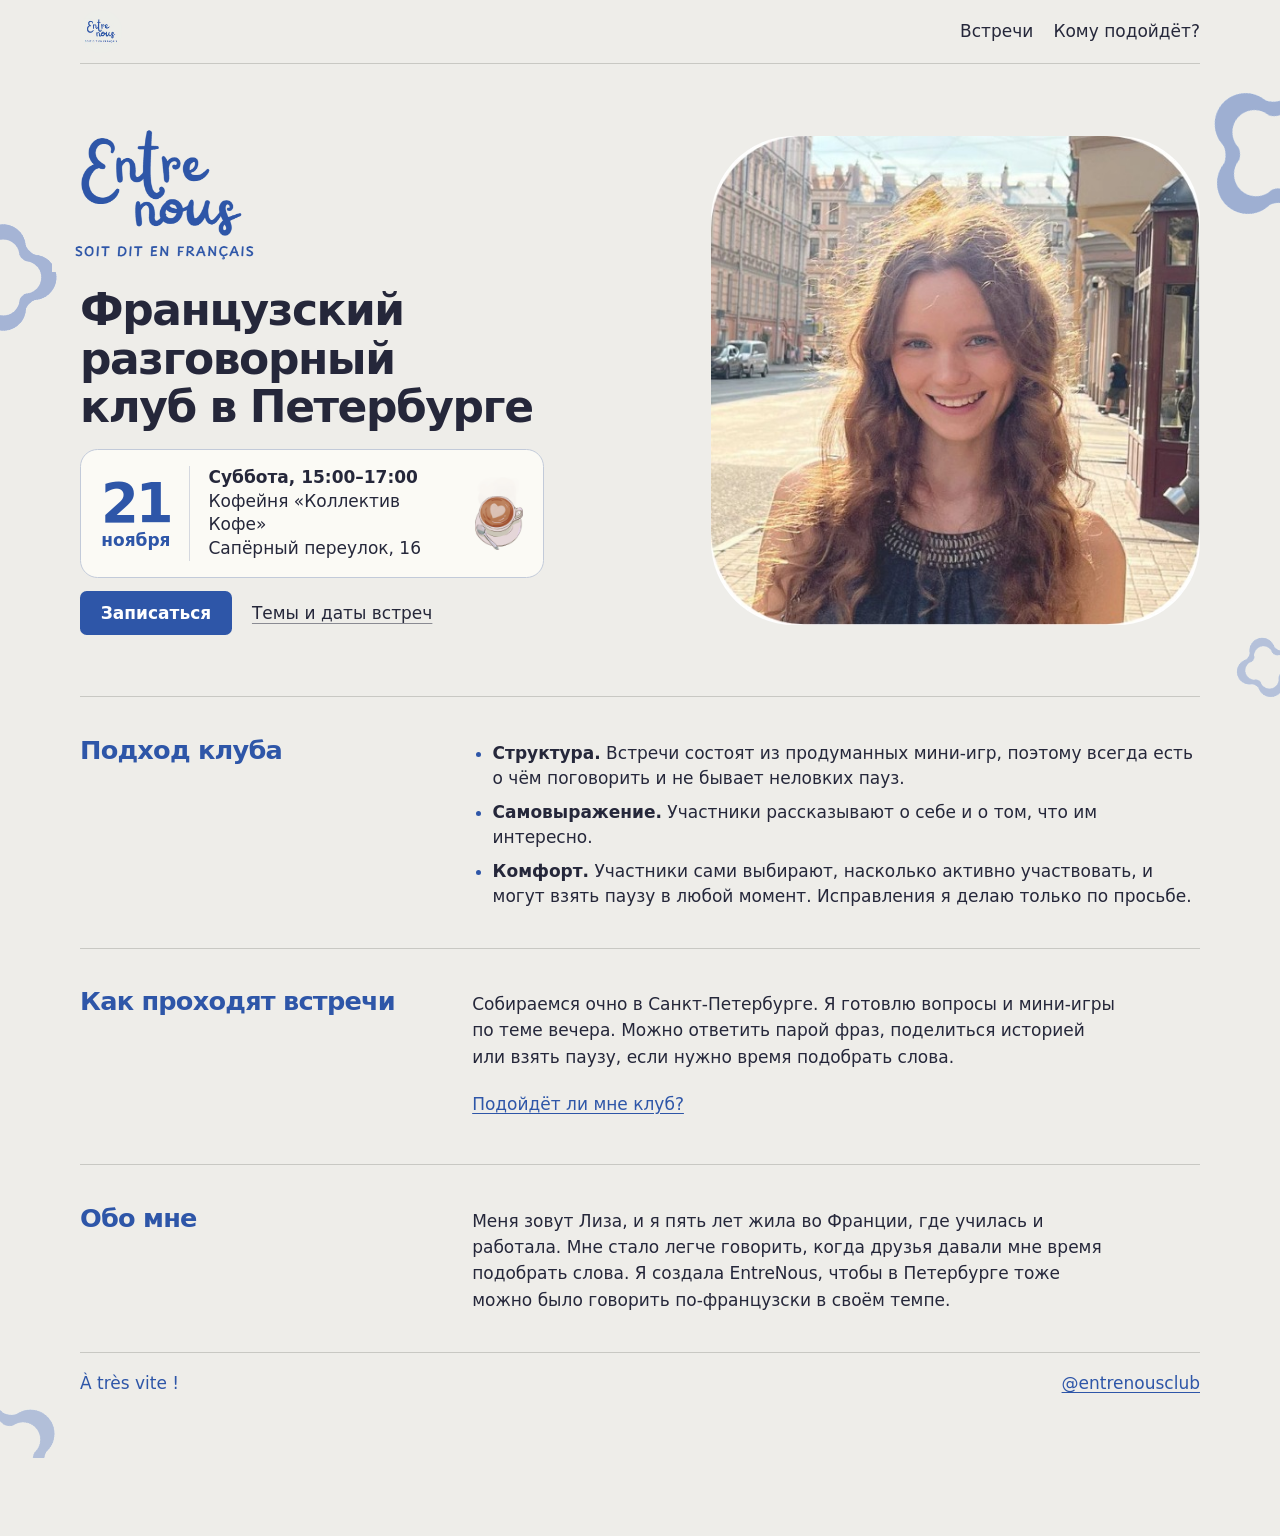
<file: index.html>
<!doctype html>
<html lang="ru">
<head>
  <meta charset="utf-8">
  <meta name="viewport" content="width=device-width, initial-scale=1">
  <meta name="description" content="EntreNous — французский разговорный клуб в Санкт-Петербурге. На очных встречах играем в мини-игры, говорим о том, что нам интересно, и выбираем свой темп.">
  <link rel="canonical" href="https://entrenousclub.ru/">
  <meta property="og:type" content="website">
  <meta property="og:locale" content="ru_RU">
  <meta property="og:site_name" content="EntreNous">
  <meta property="og:url" content="https://entrenousclub.ru/">
  <meta property="og:title" content="EntreNous — французский разговорный клуб в Петербурге">
  <meta property="og:description" content="Очные встречи на французском в Санкт-Петербурге. Я готовлю мини-игры, а вы рассказываете о том, что вам интересно, и выбираете свой темп.">
  <meta property="og:image" content="https://entrenousclub.ru/photos/liza-portrait.jpg">
  <meta property="og:image:alt" content="Мой портрет на улице">
  <meta name="theme-color" content="#eeede9">
  <link rel="icon" type="image/png" sizes="96x96" href="/favicon.png">
  <title>EntreNous — французский разговорный клуб в Петербурге</title>
  <script type="application/ld+json">
  {
    "@context": "https://schema.org",
    "@graph": [
      {
        "@type": "Organization",
        "@id": "https://entrenousclub.ru/#organization",
        "name": "EntreNous",
        "description": "Французский разговорный клуб в Санкт-Петербурге.",
        "url": "https://entrenousclub.ru/",
        "logo": "https://entrenousclub.ru/club.jpg",
        "sameAs": ["https://t.me/entrenousclub"],
        "areaServed": { "@type": "City", "name": "Санкт-Петербург" }
      },
      {
        "@type": "WebSite",
        "@id": "https://entrenousclub.ru/#website",
        "name": "EntreNous",
        "url": "https://entrenousclub.ru/",
        "inLanguage": "ru",
        "publisher": { "@id": "https://entrenousclub.ru/#organization" }
      },
      {
        "@type": "Service",
        "@id": "https://entrenousclub.ru/#conversations",
        "name": "Очные встречи французского разговорного клуба EntreNous",
        "serviceType": "Групповая практика разговорного французского",
        "url": "https://entrenousclub.ru/#rencontres",
        "provider": { "@id": "https://entrenousclub.ru/#organization" },
        "areaServed": { "@type": "City", "name": "Санкт-Петербург" }
      }
    ]
  }
  </script>
  <link rel="stylesheet" href="/inner.css">
  <style>
    html { background: var(--paper); overflow-x: clip; }
    body {
      --outline-image: url("/photos/brand-outline.png");
      position: relative; isolation: isolate; overflow: clip; padding-block-end: 2.75rem;
    }
    main { padding-block: 0; }
    header a, footer a { font-size: inherit; }
    .top, .hero { width: min(calc(100% - clamp(2.25rem, 8vw, 5rem)), 70rem); margin-inline: auto; }
    .top { min-height: 4rem; padding-block: 0; }
    .top .brand img { width: 2.65rem; }
    .top nav { gap: .25rem 1.25rem; }
    .hero {
      --edge-gutter: max(clamp(1.125rem, 4vw, 2.5rem), (100vw - 70rem) / 2);
      position: relative;
      display: grid; grid-template-columns: minmax(0, 1.16fr) minmax(0, 1fr); align-items: center;
      gap: clamp(2rem, 5vw, 4.25rem); padding-block: clamp(2rem, 4.8vw, 3.8rem);
    }
    body::before, body::after, .hero::before, .hero::after {
      content: ""; position: absolute; z-index: -1; aspect-ratio: 1;
      background: var(--outline-image) center / contain no-repeat;
      mix-blend-mode: darken; pointer-events: none;
    }
    body::before {
      top: clamp(9.25rem, 18vw, 13.75rem); left: -3.4rem; width: 7.2rem;
      transform: rotate(-24deg); opacity: .68;
    }
    .hero::before {
      top: .65rem; right: calc(-1 * var(--edge-gutter) - 4.65rem); width: 9.8rem;
      transform: rotate(19deg); opacity: .74;
    }
    .hero::after {
      bottom: -.2rem; right: calc(-1 * var(--edge-gutter) - 1.15rem); width: 4.05rem;
      transform: rotate(-38deg); opacity: .53;
    }
    body::after {
      bottom: -3.5rem; left: -3.5rem; width: 7.6rem;
      transform: rotate(28deg); opacity: .55;
    }
    @media (prefers-reduced-motion: no-preference) {
      .hero::after { animation: outline-sway 1.5s ease-in-out .25s; }
    }
    @keyframes outline-sway {
      50% { transform: translate(-3px, -2px) rotate(-31deg); }
    }
    .hero-logo { display: block; width: min(100%, 14rem); height: auto; margin-block-end: .9rem; margin-inline-start: -1.75rem; }
    .hero h1 { font-size: clamp(1.875rem, 3.75vw, 2.75rem); line-height: 1.1; letter-spacing: -.033em; }
    .hero-break-narrow { display: none; }
    .approach ul { display: grid; gap: .55rem; margin: 0; padding-inline-start: 1.2em; line-height: 1.48; }
    .approach li::marker { color: var(--blue); }
    .approach strong { font-weight: 600; }
    .meeting {
      position: relative; isolation: isolate; overflow: hidden;
      display: grid; grid-template-columns: auto minmax(0, 1fr) auto; align-items: center;
      column-gap: clamp(.65rem, 1.8vw, 1.15rem); max-width: 29rem; margin-block: 1.1rem .85rem;
      padding: 1rem clamp(.8rem, 2vw, 1.25rem);
      background: #fbfaf5; border: 1px solid #c2cad9; border-radius: 1.1rem;
    }
    .meeting-date { display: grid; text-align: center; color: var(--blue); line-height: 1.15; font-weight: 600; }
    .meeting-day { font-size: clamp(2.65rem, 4.6vw, 3.4rem); line-height: 1; letter-spacing: -.055em; }
    .meeting-details {
      display: grid; gap: .03rem; line-height: 1.38;
      border-inline-start: 1px solid #d5d8df; padding-inline-start: clamp(.65rem, 1.8vw, 1.15rem);
    }
    .meeting-details strong { font-weight: 600; }
    .meeting-cup {
      display: block; width: clamp(2rem, 5.1vw, 3rem); height: auto; mix-blend-mode: multiply;
    }
    .actions { display: flex; flex-wrap: wrap; align-items: center; gap: .25rem 1.25rem; }
    .button { justify-content: center; padding: .55rem 1.3rem; color: white; background: var(--blue); border-radius: .42rem; font-weight: 600; text-decoration: none; }
    .button:hover { background: #234485; }
    .meeting-calendar { color: var(--ink); text-decoration-color: #8a8b93; text-underline-offset: .22em; }
    .hero-portrait { display: block; justify-self: center; width: 100%; max-width: 33rem; height: auto; border-radius: 17%; }
    .sections section, .approach, .about { display: grid; grid-template-columns: minmax(0, .75fr) minmax(0, 1.55fr); align-items: baseline; gap: .75rem 2.5rem; padding-block: clamp(1.6rem, 3vw, 2.5rem); border-top: 1px solid var(--line); }
    .section-links { grid-column: 2; }
    .about h2, .approach h2, .sections h2 { color: var(--blue); }
    @media (max-width: 780px) {
      .hero {
        --edge-gutter: max(clamp(1.125rem, 4vw, 2.5rem), (100vw - 34rem) / 2);
        grid-template-columns: minmax(0, 1fr); max-width: 34rem; gap: 1.6rem; padding-block: 1.55rem 2rem;
      }
      .hero::before { right: calc(-1 * var(--edge-gutter) - 2.85rem); width: 6.35rem; }
      .hero::after { right: calc(-1 * var(--edge-gutter) - 1.65rem); width: 3.6rem; }
      body::before { top: 7.65rem; left: -3rem; width: 4.95rem; }
      body::after { bottom: -2.55rem; left: -2.45rem; width: 5.8rem; }
      .hero-logo { width: min(100%, 12.7rem); margin-inline-start: -1.6rem; }
      .hero-portrait { justify-self: start; max-width: 29rem; }
    }
    @media (max-width: 720px) {
      .sections section, .approach, .about { grid-template-columns: 1fr; gap: .55rem; }
      .section-links { grid-column: auto; }
    }
    @media (max-width: 500px) {
      .top nav { column-gap: .8rem; }
      .hero-break-wide { display: none; }
      .hero-break-narrow { display: initial; }
    }
  </style>
</head>
<body>
  <header class="wrap top" id="top">
    <a href="#top" class="brand" aria-label="EntreNous, начало страницы">
      <img src="club.jpg" width="64" height="64" alt="">
    </a>
    <nav aria-label="Навигация">
      <a href="/#rencontres">Встречи</a>
      <a href="/faq/">Кому подойдёт?</a>
    </nav>
  </header>
  <main>
    <section class="hero" aria-labelledby="club">
      <div>
        <img class="hero-logo" src="photos/entrenous-wordmark.png" width="379" height="249" lang="fr" alt="Entre nous. Soit dit en français.">
        <h1 id="club">Французский<br class="hero-break-narrow"> разговорный<br class="hero-break-wide"> клуб<br class="hero-break-narrow"> в Петербурге</h1>
        <div class="meeting" role="group" aria-label="Ближайшая встреча">
          <time class="meeting-date" datetime="2026-11-21T15:00:00+03:00"><span class="meeting-day">21</span> ноября</time>
          <p class="meeting-details">
            <strong>Суббота, 15:00–17:00</strong>
            <span>Кофейня «Коллектив Кофе»</span>
            <span>Сапёрный переулок,&nbsp;16</span>
          </p>
          <img class="meeting-cup" src="photos/coffee-cup.png" width="467" height="712" alt="">
        </div>
        <div class="actions">
          <a class="button" href="https://t.me/lisalesny">Записаться</a>
          <a class="meeting-calendar" href="https://t.me/s/entrenousclub">Темы и даты встреч</a>
        </div>
      </div>
      <img class="hero-portrait" src="photos/liza-portrait.jpg" width="529" height="529" alt="Мой портрет на улице">
    </section>
    <section class="wrap approach" aria-labelledby="approach-title">
      <h2 id="approach-title">Подход клуба</h2>
      <ul>
        <li><strong>Структура.</strong> Встречи состоят из продуманных мини-игр, поэтому всегда есть о чём поговорить и не бывает неловких пауз.</li>
        <li><strong>Самовыражение.</strong> Участники рассказывают о себе и о том, что им интересно.</li>
        <li><strong>Комфорт.</strong> Участники сами выбирают, насколько активно участвовать, и могут взять паузу в любой момент. Исправления я делаю только по просьбе.</li>
      </ul>
    </section>
    <div class="wrap sections">
      <section id="rencontres">
        <h2>Как проходят встречи</h2>
        <p>Собираемся очно в Санкт-Петербурге. Я готовлю вопросы и мини-игры по теме вечера. Можно ответить парой фраз, поделиться историей или взять паузу, если нужно время подобрать слова.</p>
        <div class="section-links">
          <a href="/faq/#uroven">Подойдёт ли мне клуб?</a>
        </div>
      </section>
    </div>
    <section class="wrap about" id="about" aria-labelledby="about-title">
      <h2 id="about-title">Обо мне</h2>
      <p>Меня зовут Лиза, и я пять лет жила во Франции, где училась и работала. Мне стало легче говорить, когда друзья давали мне время подобрать слова. Я создала EntreNous, чтобы в Петербурге тоже можно было говорить по-французски в своём темпе.</p>
    </section>
  </main>
  <footer class="wrap foot">
    <p lang="fr">À très vite !</p>
    <a href="https://t.me/entrenousclub">@entrenousclub</a>
  </footer>
</body>
</html>
</file>
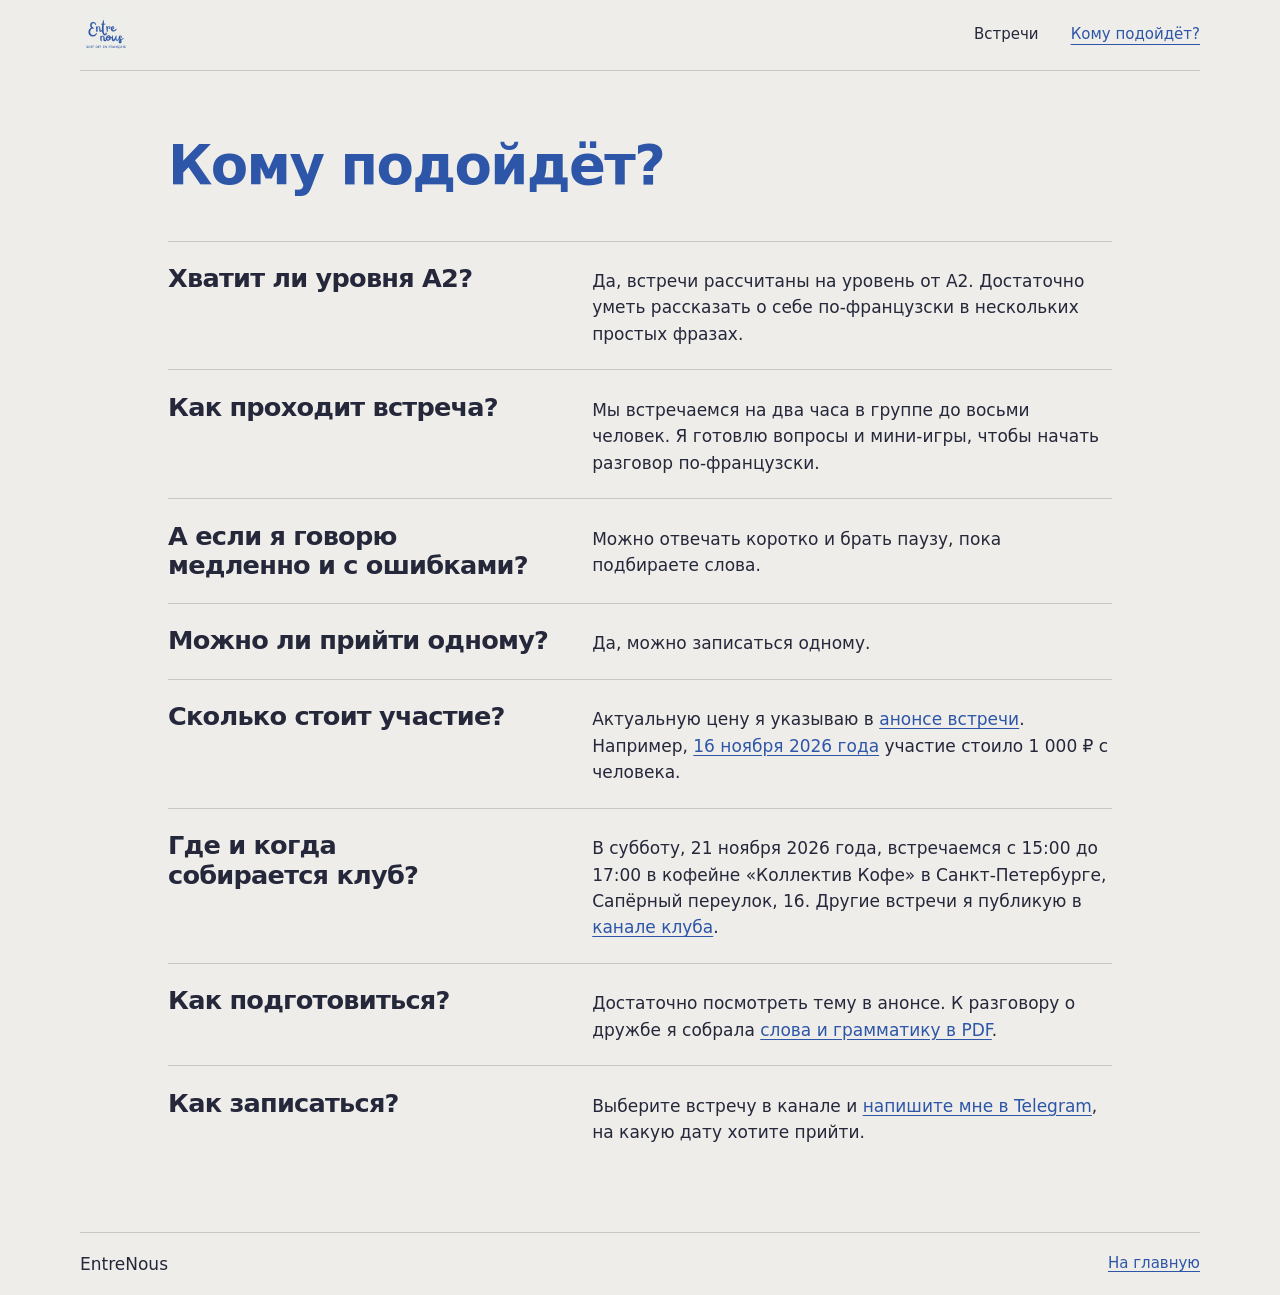
<file: faq/index.html>
<!doctype html>
<html lang="ru">
<head>
  <meta charset="utf-8">
  <meta name="viewport" content="width=device-width, initial-scale=1">
  <title>Кому подойдёт французский клуб EntreNous в Петербурге?</title>
  <meta name="description" content="Хватит ли A2, можно ли прийти одному и как проходит встреча EntreNous в Петербурге. Где посмотреть актуальную цену и записаться на разговорную практику.">
  <meta name="theme-color" content="#eeede9">
  <link rel="canonical" href="https://entrenousclub.ru/faq/">
  <meta property="og:type" content="website">
  <meta property="og:locale" content="ru_RU">
  <meta property="og:site_name" content="EntreNous">
  <meta property="og:title" content="Кому подойдёт французский клуб EntreNous?">
  <meta property="og:description" content="Как понять, подходит ли вам клуб, чего ждать от первой встречи и как записаться.">
  <meta property="og:url" content="https://entrenousclub.ru/faq/">
  <meta property="og:image" content="https://entrenousclub.ru/paris.jpg">
  <link rel="icon" type="image/png" sizes="96x96" href="/favicon.png">
  <link rel="stylesheet" href="/inner.css">
  <style>
    main { max-width: 59rem; }
    main > section { display: grid; grid-template-columns: minmax(0, .85fr) minmax(0, 1.15fr); align-items: baseline; gap: .55rem 2.5rem; padding-block: 1.4rem; border-top: 1px solid var(--line); }
    section:target h2 { color: var(--blue); }
    @media (max-width: 720px) {
      main > section { grid-template-columns: 1fr; padding-block: 1.15rem; }
    }
  </style>
</head>
<body>
  <header class="wrap">
    <a class="brand" href="/" aria-label="EntreNous, главная страница"><img src="/club.jpg" width="64" height="64" alt=""></a>
    <nav aria-label="Навигация">
      <a href="/#rencontres">Встречи</a>
      <a href="/faq/" aria-current="page">Кому подойдёт?</a>
    </nav>
  </header>
  <main class="wrap" itemscope itemtype="https://schema.org/FAQPage">
    <h1>Кому подойдёт?</h1>
    <section id="uroven" itemprop="mainEntity" itemscope itemtype="https://schema.org/Question">
      <h2 itemprop="name">Хватит ли уровня A2?</h2>
      <div itemprop="acceptedAnswer" itemscope itemtype="https://schema.org/Answer">
        <p itemprop="text">Да, встречи рассчитаны на уровень от A2. Достаточно уметь рассказать о себе по-французски в нескольких простых фразах.</p>
      </div>
    </section>
    <section id="format" itemprop="mainEntity" itemscope itemtype="https://schema.org/Question">
      <h2 itemprop="name">Как проходит встреча?</h2>
      <div itemprop="acceptedAnswer" itemscope itemtype="https://schema.org/Answer">
        <p itemprop="text">Мы встречаемся на два часа в группе до восьми человек. Я готовлю вопросы и мини-игры, чтобы начать разговор по-французски.</p>
      </div>
    </section>
    <section id="govorit" itemprop="mainEntity" itemscope itemtype="https://schema.org/Question">
      <h2 itemprop="name">А если я говорю медленно и с ошибками?</h2>
      <div itemprop="acceptedAnswer" itemscope itemtype="https://schema.org/Answer">
        <p itemprop="text">Можно отвечать коротко и брать паузу, пока подбираете слова.</p>
      </div>
    </section>
    <section id="odnomu" itemprop="mainEntity" itemscope itemtype="https://schema.org/Question">
      <h2 itemprop="name">Можно ли прийти одному?</h2>
      <div itemprop="acceptedAnswer" itemscope itemtype="https://schema.org/Answer">
        <p itemprop="text">Да, можно записаться одному.</p>
      </div>
    </section>
    <section id="stoimost" itemprop="mainEntity" itemscope itemtype="https://schema.org/Question">
      <h2 itemprop="name">Сколько стоит участие?</h2>
      <div itemprop="acceptedAnswer" itemscope itemtype="https://schema.org/Answer">
        <p itemprop="text">Актуальную цену я указываю в <a href="https://t.me/s/entrenousclub">анонсе встречи</a>. Например, <a href="https://t.me/entrenousclub/40">16 ноября 2026 года</a> участие стоило 1&nbsp;000&nbsp;₽ с человека.</p>
      </div>
    </section>
    <section id="mesto" itemprop="mainEntity" itemscope itemtype="https://schema.org/Question">
      <h2 itemprop="name">Где и когда собирается клуб?</h2>
      <div itemprop="acceptedAnswer" itemscope itemtype="https://schema.org/Answer">
        <p itemprop="text">В субботу, <time datetime="2026-11-21T15:00:00+03:00">21 ноября 2026 года</time>, встречаемся с 15:00 до 17:00 в кофейне «Коллектив Кофе» в Санкт-Петербурге, Сапёрный переулок, 16. Другие встречи я публикую в <a href="https://t.me/s/entrenousclub">канале клуба</a>.</p>
      </div>
    </section>
    <section id="podgotovka" itemprop="mainEntity" itemscope itemtype="https://schema.org/Question">
      <h2 itemprop="name">Как подготовиться?</h2>
      <div itemprop="acceptedAnswer" itemscope itemtype="https://schema.org/Answer">
        <p itemprop="text">Достаточно посмотреть тему в анонсе. К разговору о дружбе я собрала <a href="https://t.me/entrenousclub/26">слова и грамматику в PDF</a>.</p>
      </div>
    </section>
    <section id="zapis" itemprop="mainEntity" itemscope itemtype="https://schema.org/Question">
      <h2 itemprop="name">Как записаться?</h2>
      <div itemprop="acceptedAnswer" itemscope itemtype="https://schema.org/Answer">
        <p itemprop="text">Выберите встречу в канале и <a href="https://t.me/lisalesny">напишите мне в Telegram</a>, на какую дату хотите прийти.</p>
      </div>
    </section>
  </main>
  <footer class="wrap"><span lang="fr">EntreNous</span><a href="/">На главную</a></footer>
</body>
</html>
</file>
<file: inner.css>
:root {
  color-scheme: light;
  --paper: #eeede9;
  --ink: #25273a;
  --blue: #2e56a8;
  --line: #c8c8c3;
  --wash: #e1e6ef;
  --sans: -apple-system, BlinkMacSystemFont, system-ui, "Segoe UI", sans-serif;
  font-family: var(--sans);
}
* { box-sizing: border-box; }
body { margin: 0; color: var(--ink); background: var(--paper); font-size: 1.0625rem; line-height: 1.55; }
::selection { background: #d2dbed; color: var(--ink); }
a { color: var(--blue); text-underline-offset: .2em; }
a:hover { text-decoration-thickness: 2px; }
a:focus-visible { outline: 2px solid var(--blue); outline-offset: 4px; }
.wrap { width: min(calc(100% - 3rem), 70rem); margin-inline: auto; }
header, footer { display: flex; align-items: center; justify-content: space-between; gap: .5rem 1.25rem; padding-block: .55rem; }
header { border-bottom: 1px solid var(--line); }
footer { border-top: 1px solid var(--line); }
footer p { margin: 0; color: var(--blue); }
header a, footer a, .actions a, .section-links a {
  display: inline-flex; align-items: center; min-height: 44px;
}
header a, footer a { font-size: .9375rem; }
.brand { flex: none; }
.brand img { display: block; width: 3.25rem; height: auto; border-radius: 50%; }
nav { display: flex; align-items: center; justify-content: flex-end; flex-wrap: wrap; column-gap: clamp(.8rem, 3vw, 2rem); }
nav a { text-decoration: none; color: var(--ink); }
nav a:hover, nav a[aria-current="page"] { color: var(--blue); text-decoration: underline; text-underline-offset: .35em; }
h1, h2, p { margin: 0; }
h1, h2 { line-height: 1.15; letter-spacing: -.03em; text-wrap: balance; }
h1 { font-size: clamp(2rem, 4.25vw, 3.5rem); font-weight: 600; }
h2 { font-size: clamp(1.3rem, 2vw, 1.65rem); font-weight: 600; }
main { padding-block: clamp(2rem, 5vw, 4rem); }
main > h1, article h1 { max-width: 24ch; margin-bottom: .8em; color: var(--blue); }
p { max-width: 60ch; }
section { scroll-margin-top: 1.25rem; }
@media (max-width: 720px) {
  .wrap { width: min(calc(100% - 2.25rem), 36rem); }
  header { gap: .25rem .5rem; }
  .brand img { width: 2.5rem; }
  .brand { min-width: 44px; }
  nav { column-gap: clamp(.55rem, 2.6vw, 1rem); }
  nav a { font-size: .875rem; }
}
</file>
